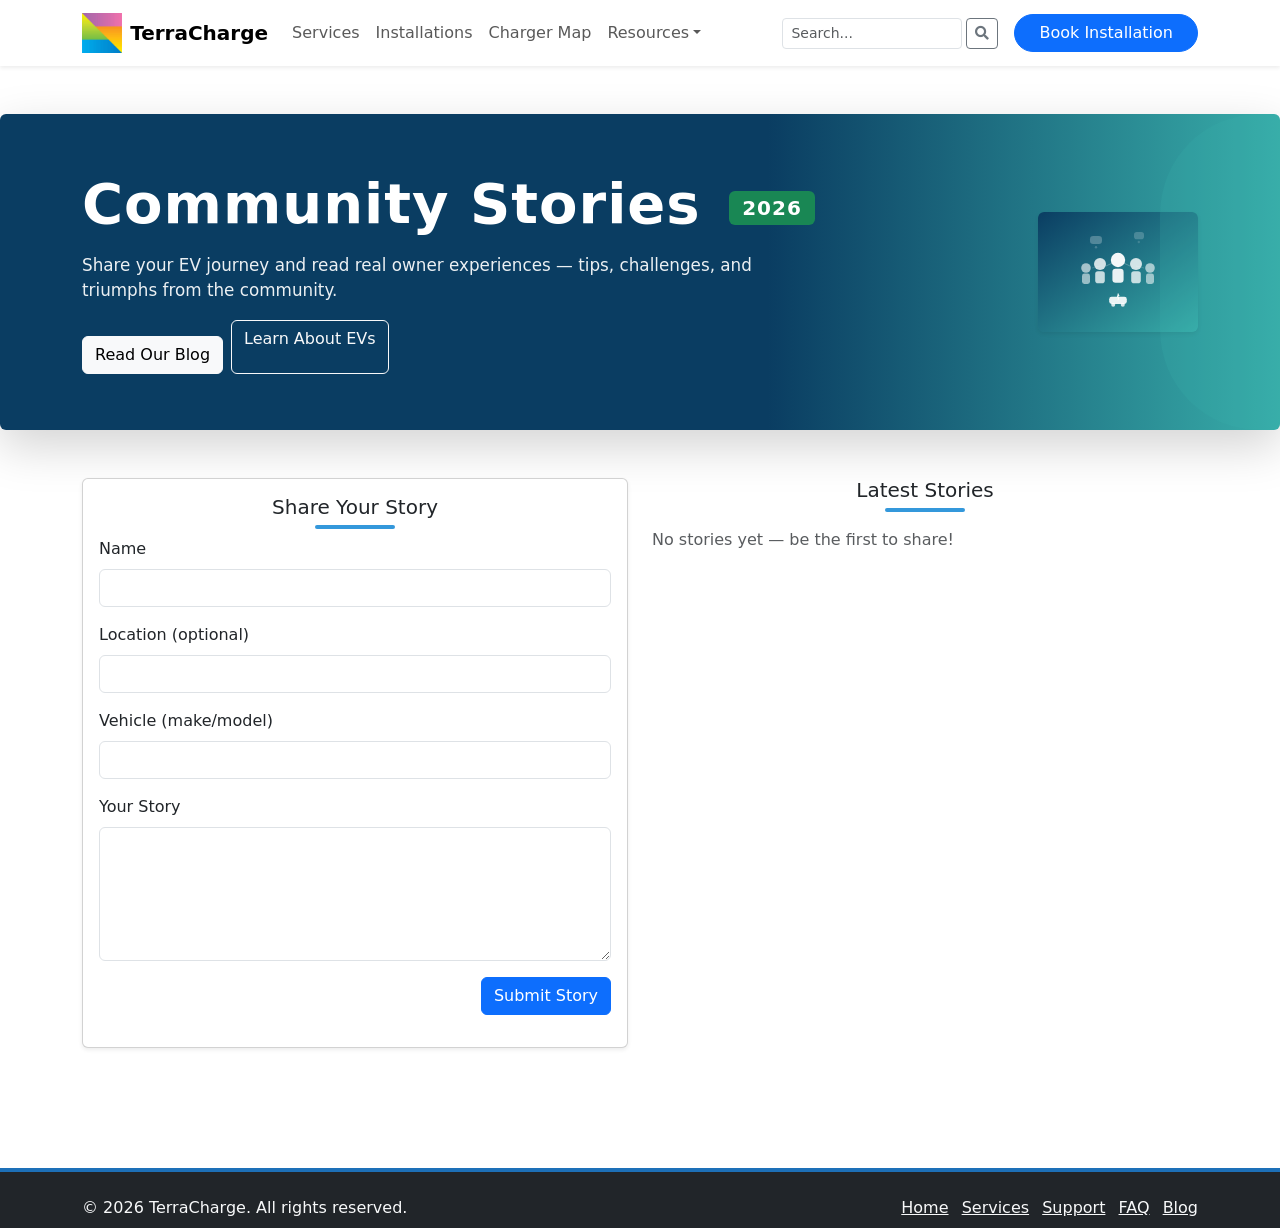
<file: community-stories.html>
<!DOCTYPE html>
<html lang="en">
<head>
    <meta charset="utf-8" />
    <meta name="viewport" content="width=device-width,initial-scale=1" />
    <title>Community Stories | TerraCharge</title>
    <link rel="stylesheet" href="style.css">
    <link href="https://fonts.googleapis.com/css2?family=Montserrat:wght@400;600;700&display=swap" rel="stylesheet">
    <link href="https://cdn.jsdelivr.net/npm/bootstrap@5.3.0/dist/css/bootstrap.min.css" rel="stylesheet" integrity="sha384-9ndCyUaIbzAi2FUVXJi0CjmCapSmO7SnpJef0486qhLnuZ2cdeRhO02iuK6FUUVM" crossorigin="anonymous">
    <link rel="stylesheet" href="https://cdnjs.cloudflare.com/ajax/libs/font-awesome/5.15.3/css/all.min.css">
</head>
<body>
<nav class="navbar navbar-expand-lg navbar-light bg-white sticky-top shadow-sm">
    <div class="container">
        <a class="navbar-brand d-flex align-items-center gap-2" href="index.html">
            <img src="images/TerraCharge-logo.png" alt="TerraCharge Logo" style="height: 40px;">
            <span class="fw-bold">TerraCharge</span>
        </a>
        <button class="navbar-toggler" type="button" data-bs-toggle="collapse" data-bs-target="#navbarNav" aria-controls="navbarNav" aria-expanded="false" aria-label="Toggle navigation">
            <span class="navbar-toggler-icon"></span>
        </button>
        <div class="collapse navbar-collapse" id="navbarNav">
            <ul class="navbar-nav me-auto align-items-center">
                <li class="nav-item"><a class="nav-link" href="services.html">Services</a></li>
                <li class="nav-item"><a class="nav-link" href="level-installations.html">Installations</a></li>
                <li class="nav-item"><a class="nav-link" href="charger-locator.html">Charger Map</a></li>
                <li class="nav-item dropdown">
                    <a class="nav-link dropdown-toggle" href="#" role="button" data-bs-toggle="dropdown" aria-expanded="false">Resources</a>
                    <ul class="dropdown-menu">
                        <li><a class="dropdown-item" href="support.html">Support</a></li>
                        <li><a class="dropdown-item" href="faq.html">FAQ</a></li>
                        <li><a class="dropdown-item" href="blog.html">Blog</a></li>
                        <li><a class="dropdown-item" href="electric-cars.html">All About Electric Cars</a></li>
                        <li><a class="dropdown-item" href="community-stories.html">Community Stories</a></li>
                    </ul>
                </li>
            </ul>
            <form class="d-flex me-3" role="search" aria-label="Site search" onsubmit="return handleSearch(event)">
                <input class="form-control form-control-sm" type="search" placeholder="Search..." aria-label="Search" autocomplete="off" style="width: 180px;">
                <button class="btn btn-outline-secondary btn-sm ms-1" type="submit" aria-label="Search"><i class="fas fa-search"></i></button>
            </form>
            <a href="services.html#quoteForm" class="btn btn-primary rounded-pill px-4 text-white">Book Installation</a>
        </div>
    </div>
</nav>

    <main class="py-5">
        <section class="hero-banner position-relative text-white mb-5 rounded shadow-lg overflow-hidden">
            <div class="container">
                <div class="row align-items-center">
                    <div class="col-md-8">
                        <h1 class="display-4 fw-bold mb-3">Community Stories <span class="badge bg-success fs-5 align-middle ms-2">2026</span></h1>
                        <p class="lead mb-0">Share your EV journey and read real owner experiences — tips, challenges, and triumphs from the community.</p>
                        <div class="d-flex gap-2 mt-3">
                            <a class="btn btn-light primary-hero-cta" href="blog.html" role="button">Read Our Blog</a>
                            <a class="btn btn-outline-light" href="electric-cars.html" role="button">Learn About EVs</a>
                        </div>
                    </div>
                    <div class="col-md-4 text-end d-none d-md-block">
                        <img src="images/community-hero.svg" alt="Community" class="img-fluid rounded shadow-sm small-hero-img" loading="lazy">
                    </div>
                </div>
            </div>
            <div class="hero-accent position-absolute top-0 end-0 h-100"></div>
        </section>

        <div class="container">
            <div class="row">
                <div class="col-lg-6 mb-4">
                    <div class="card shadow-sm">
                        <div class="card-body">
                            <h2 class="h5">Share Your Story</h2>
                            <form id="storyForm">
                                <div class="mb-3">
                                    <label for="name" class="form-label">Name</label>
                                    <input id="name" name="name" class="form-control" required>
                                </div>
                                <div class="mb-3">
                                    <label for="location" class="form-label">Location (optional)</label>
                                    <input id="location" name="location" class="form-control">
                                </div>
                                <div class="mb-3">
                                    <label for="vehicle" class="form-label">Vehicle (make/model)</label>
                                    <input id="vehicle" name="vehicle" class="form-control" required>
                                </div>
                                <div class="mb-3">
                                    <label for="story" class="form-label">Your Story</label>
                                    <textarea id="story" name="story" rows="5" class="form-control" required></textarea>
                                </div>
                                <div class="mb-3 text-end">
                                    <button type="submit" class="btn btn-primary">Submit Story</button>
                                </div>
                            </form>
                            <div id="formFeedback" class="small text-success" role="status" aria-live="polite"></div>
                        </div>
                    </div>
                </div>

                <div class="col-lg-6">
                    <h2 class="h5 mb-3">Latest Stories</h2>
                    <div id="storiesList" class="row g-3">
                        <!-- Stories appear here -->
                    </div>
                </div>
            </div>
        </div>
    </main>

    <footer class="main-footer govuk-footer mt-5 pt-4 pb-2 bg-dark text-light">
        <div class="container footer-content d-flex flex-column flex-md-row justify-content-between align-items-center">
            <p class="mb-0">&copy; 2026 TerraCharge. All rights reserved.</p>
            <ul class="list-inline mb-0">
                <li class="list-inline-item"><a href="index.html" class="text-light">Home</a></li>
                <li class="list-inline-item"><a href="services.html" class="text-light">Services</a></li>
                <li class="list-inline-item"><a href="support.html" class="text-light">Support</a></li>
                <li class="list-inline-item"><a href="faq.html" class="text-light">FAQ</a></li>
                <li class="list-inline-item"><a href="blog.html" class="text-light">Blog</a></li>
            </ul>
        </div>
    </footer>

    <script src="https://cdn.jsdelivr.net/npm/bootstrap@5.3.0/dist/js/bootstrap.bundle.min.js" integrity="sha384-ENjdO4Dr2bkBIFxQpeoA6DQD1P1L1QnYg2ZlZLr52I7Di5urN6p+0p1d5Kk5j0vM" crossorigin="anonymous"></script>
    <script src="script.js" defer></script>
    <script>
    // Simple client-side storage for community stories using localStorage
    const form = document.getElementById('storyForm');
    const storiesList = document.getElementById('storiesList');
    const feedback = document.getElementById('formFeedback');

    function loadStories() {
        const raw = localStorage.getItem('terra_stories');
        return raw ? JSON.parse(raw) : [];
    }

    function saveStories(stories) {
        localStorage.setItem('terra_stories', JSON.stringify(stories));
    }

    function renderStories() {
        const stories = loadStories();
        storiesList.innerHTML = '';
        if (!stories.length) {
            storiesList.innerHTML = '<div class="col-12"><p class="text-muted">No stories yet — be the first to share!</p></div>';
            return;
        }
        stories.slice().reverse().forEach(s => {
            const col = document.createElement('div');
            col.className = 'col-12';
            col.innerHTML = `
                <div class="card border-0 shadow-sm">
                    <div class="card-body">
                        <h3 class="h6 mb-1">${escapeHtml(s.vehicle)} <small class="text-muted">by ${escapeHtml(s.name)}${s.location? ' — ' + escapeHtml(s.location): ''}</small></h3>
                        <p class="mb-0">${escapeHtml(s.story)}</p>
                    </div>
                </div>`;
            storiesList.appendChild(col);
        });
    }

    function escapeHtml(text) {
        return text
            .replace(/&/g, '&amp;')
            .replace(/</g, '&lt;')
            .replace(/>/g, '&gt;')
            .replace(/"/g, '&quot;')
            .replace(/'/g, '&#039;');
    }

    form.addEventListener('submit', (e) => {
        e.preventDefault();
        const data = new FormData(form);
        const story = {
            name: data.get('name').trim(),
            location: data.get('location').trim(),
            vehicle: data.get('vehicle').trim(),
            story: data.get('story').trim(),
            createdAt: Date.now()
        };
        if (!story.name || !story.vehicle || !story.story) {
            feedback.textContent = 'Please complete required fields.';
            feedback.classList.remove('text-success');
            feedback.classList.add('text-danger');
            return;
        }
        const stories = loadStories();
        stories.push(story);
        saveStories(stories);
        renderStories();
        form.reset();
        feedback.textContent = 'Thanks — your story was submitted!';
        feedback.classList.remove('text-danger');
        feedback.classList.add('text-success');
        setTimeout(() => feedback.textContent = '', 4000);
    });

    // Initial render
    renderStories();
    </script>
</body>
</html>
</file>
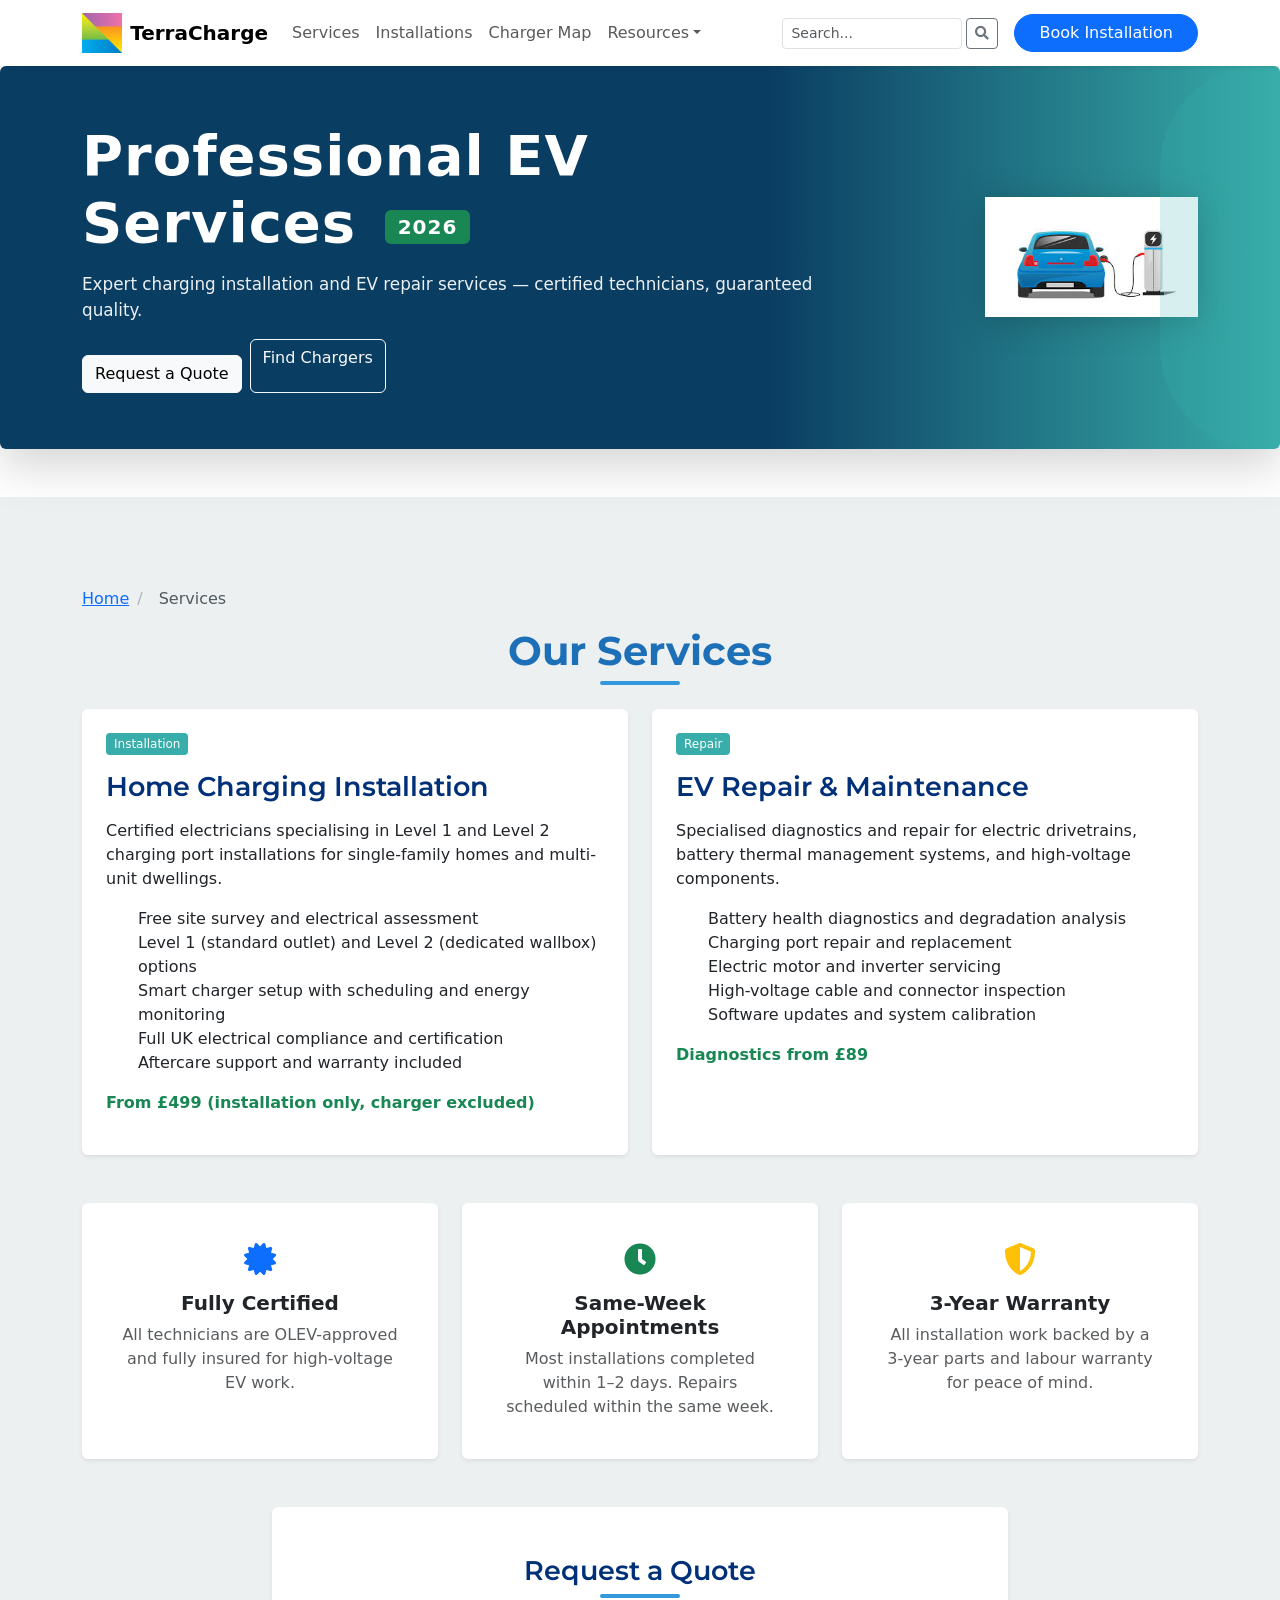
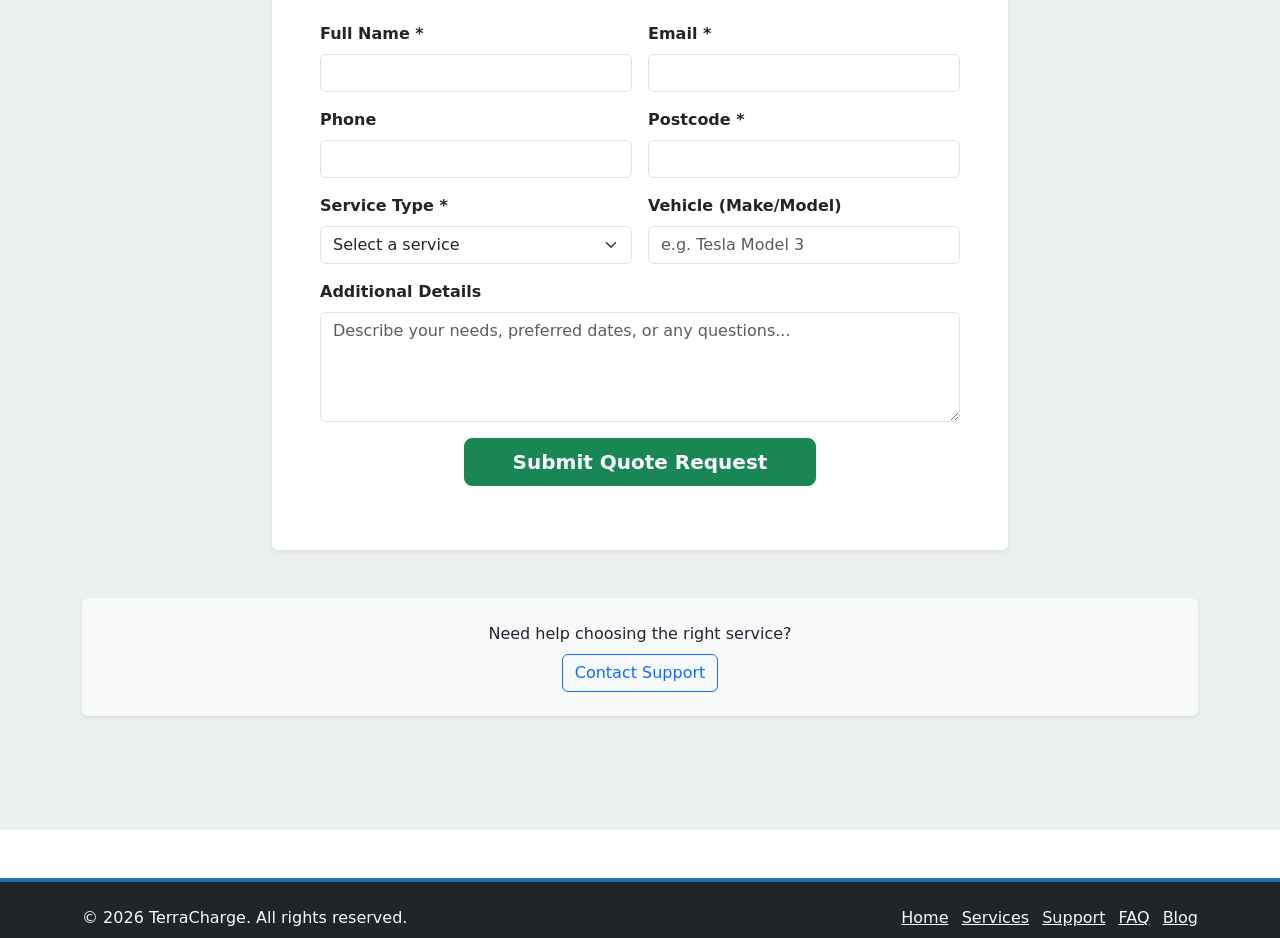
<file: services.html>
<!DOCTYPE html>
<html lang="en">
<head>
    <meta charset="UTF-8">
    <meta name="viewport" content="width=device-width, initial-scale=1.0">
    <title>Services | TerraCharge</title>
    <link rel="stylesheet" href="style.css">
    <link href="https://fonts.googleapis.com/css2?family=Montserrat:wght@400;600;700&display=swap" rel="stylesheet">
    <link href="https://cdn.jsdelivr.net/npm/bootstrap@5.3.0/dist/css/bootstrap.min.css" rel="stylesheet" integrity="sha384-9ndCyUaIbzAi2FUVXJi0CjmCapSmO7SnpJef0486qhLnuZ2cdeRhO02iuK6FUUVM" crossorigin="anonymous">
    <link rel="stylesheet" href="https://cdnjs.cloudflare.com/ajax/libs/font-awesome/5.15.3/css/all.min.css">
    <style>
        .service-detail-card { border-left: 4px solid #38ada9; transition: transform 0.2s; }
        .service-detail-card:hover { transform: translateY(-4px); }
        .quote-form .form-control:focus { border-color: #38ada9; box-shadow: 0 0 0 0.2rem rgba(56,173,169,0.25); }
        .quote-form .form-select:focus { border-color: #38ada9; box-shadow: 0 0 0 0.2rem rgba(56,173,169,0.25); }
        .service-badge { background: #38ada9; color: #fff; font-size: 0.75rem; padding: 2px 8px; border-radius: 4px; }
    </style>
</head>
<body>
<nav class="navbar navbar-expand-lg navbar-light bg-white sticky-top shadow-sm">
    <div class="container">
        <a class="navbar-brand d-flex align-items-center gap-2" href="index.html">
            <img src="images/TerraCharge-logo.png" alt="TerraCharge Logo" style="height: 40px;">
            <span class="fw-bold">TerraCharge</span>
        </a>
        <button class="navbar-toggler" type="button" data-bs-toggle="collapse" data-bs-target="#navbarNav" aria-controls="navbarNav" aria-expanded="false" aria-label="Toggle navigation">
            <span class="navbar-toggler-icon"></span>
        </button>
        <div class="collapse navbar-collapse" id="navbarNav">
            <ul class="navbar-nav me-auto align-items-center">
                <li class="nav-item"><a class="nav-link" href="services.html">Services</a></li>
                <li class="nav-item"><a class="nav-link" href="level-installations.html">Installations</a></li>
                <li class="nav-item"><a class="nav-link" href="charger-locator.html">Charger Map</a></li>
                <li class="nav-item dropdown">
                    <a class="nav-link dropdown-toggle" href="#" role="button" data-bs-toggle="dropdown" aria-expanded="false">Resources</a>
                    <ul class="dropdown-menu">
                        <li><a class="dropdown-item" href="support.html">Support</a></li>
                        <li><a class="dropdown-item" href="faq.html">FAQ</a></li>
                        <li><a class="dropdown-item" href="blog.html">Blog</a></li>
                        <li><a class="dropdown-item" href="electric-cars.html">All About Electric Cars</a></li>
                        <li><a class="dropdown-item" href="community-stories.html">Community Stories</a></li>
                    </ul>
                </li>
            </ul>
            <form class="d-flex me-3" role="search" aria-label="Site search" onsubmit="return handleSearch(event)">
                <input class="form-control form-control-sm" type="search" placeholder="Search..." aria-label="Search" autocomplete="off" style="width: 180px;">
                <button class="btn btn-outline-secondary btn-sm ms-1" type="submit" aria-label="Search"><i class="fas fa-search"></i></button>
            </form>
            <a href="services.html#quoteForm" class="btn btn-primary rounded-pill px-4 text-white">Book Installation</a>
        </div>
    </div>
</nav>
    <main>
        <section class="hero-banner position-relative text-white mb-5 rounded shadow-lg overflow-hidden">
            <div class="container">
                <div class="row align-items-center">
                    <div class="col-md-8">
                        <h1 class="display-4 fw-bold mb-3">Professional EV Services <span class="badge bg-success fs-5 align-middle ms-2">2026</span></h1>
                        <p class="lead mb-0">Expert charging installation and EV repair services — certified technicians, guaranteed quality.</p>
                        <div class="d-flex gap-2 mt-3">
                            <a class="btn btn-light primary-hero-cta" href="#quoteForm" role="button">Request a Quote</a>
                            <a class="btn btn-outline-light" href="charger-locator.html" role="button">Find Chargers</a>
                        </div>
                    </div>
                    <div class="col-md-4 d-none d-md-block text-end">
                        <img src="images/ev-charging.png" alt="EV Service" class="img-fluid hero-img small-hero-img" loading="lazy">
                    </div>
                </div>
            </div>
            <div class="hero-accent position-absolute top-0 end-0 h-100"></div>
        </section>
        <section class="section">
            <div class="container">
                <div class="govuk-breadcrumbs mb-3">
                    <ol class="govuk-breadcrumbs__list list-unstyled d-flex flex-wrap align-items-center">
                        <li class="govuk-breadcrumbs__list-item"><a href="index.html">Home</a></li>
                        <li class="govuk-breadcrumbs__list-item">Services</li>
                    </ol>
                </div>

                <h2 class="govuk-heading-xl mb-4">Our Services</h2>

                <div class="row g-4 mb-5">
                    <div class="col-md-6">
                        <div class="card h-100 shadow-sm border-0 service-detail-card">
                            <div class="card-body p-4">
                                <div class="d-flex align-items-center mb-3">
                                    <span class="service-badge me-2">Installation</span>
                                </div>
                                <h3 class="govuk-heading-l">Home Charging Installation</h3>
                                <p>Certified electricians specialising in Level 1 and Level 2 charging port installations for single-family homes and multi-unit dwellings.</p>
                                <ul class="mb-3">
                                    <li>Free site survey and electrical assessment</li>
                                    <li>Level 1 (standard outlet) and Level 2 (dedicated wallbox) options</li>
                                    <li>Smart charger setup with scheduling and energy monitoring</li>
                                    <li>Full UK electrical compliance and certification</li>
                                    <li>Aftercare support and warranty included</li>
                                </ul>
                                <p class="fw-bold text-success mb-3">From £499 (installation only, charger excluded)</p>
                            </div>
                        </div>
                    </div>
                    <div class="col-md-6">
                        <div class="card h-100 shadow-sm border-0 service-detail-card">
                            <div class="card-body p-4">
                                <div class="d-flex align-items-center mb-3">
                                    <span class="service-badge me-2">Repair</span>
                                </div>
                                <h3 class="govuk-heading-l">EV Repair & Maintenance</h3>
                                <p>Specialised diagnostics and repair for electric drivetrains, battery thermal management systems, and high-voltage components.</p>
                                <ul class="mb-3">
                                    <li>Battery health diagnostics and degradation analysis</li>
                                    <li>Charging port repair and replacement</li>
                                    <li>Electric motor and inverter servicing</li>
                                    <li>High-voltage cable and connector inspection</li>
                                    <li>Software updates and system calibration</li>
                                </ul>
                                <p class="fw-bold text-success mb-3">Diagnostics from £89</p>
                            </div>
                        </div>
                    </div>
                </div>

                <div class="row g-4 mb-5">
                    <div class="col-md-4">
                        <div class="card h-100 shadow-sm border-0 text-center p-4">
                            <div class="card-body">
                                <i class="fas fa-certificate fa-2x text-primary mb-3"></i>
                                <h4 class="h5 fw-bold">Fully Certified</h4>
                                <p class="text-muted mb-0">All technicians are OLEV-approved and fully insured for high-voltage EV work.</p>
                            </div>
                        </div>
                    </div>
                    <div class="col-md-4">
                        <div class="card h-100 shadow-sm border-0 text-center p-4">
                            <div class="card-body">
                                <i class="fas fa-clock fa-2x text-success mb-3"></i>
                                <h4 class="h5 fw-bold">Same-Week Appointments</h4>
                                <p class="text-muted mb-0">Most installations completed within 1–2 days. Repairs scheduled within the same week.</p>
                            </div>
                        </div>
                    </div>
                    <div class="col-md-4">
                        <div class="card h-100 shadow-sm border-0 text-center p-4">
                            <div class="card-body">
                                <i class="fas fa-shield-alt fa-2x text-warning mb-3"></i>
                                <h4 class="h5 fw-bold">3-Year Warranty</h4>
                                <p class="text-muted mb-0">All installation work backed by a 3-year parts and labour warranty for peace of mind.</p>
                            </div>
                        </div>
                    </div>
                </div>

                <div id="quoteForm" class="row justify-content-center mb-5">
                    <div class="col-lg-8">
                        <div class="card shadow-sm border-0">
                            <div class="card-body p-4 p-md-5">
                                <h2 class="govuk-heading-l text-center mb-4">Request a Quote</h2>
                                <form id="serviceQuoteForm" class="quote-form">
                                    <div class="row g-3">
                                        <div class="col-md-6">
                                            <label for="quoteName" class="form-label fw-bold">Full Name *</label>
                                            <input type="text" id="quoteName" name="name" class="form-control" required autocomplete="name">
                                        </div>
                                        <div class="col-md-6">
                                            <label for="quoteEmail" class="form-label fw-bold">Email *</label>
                                            <input type="email" id="quoteEmail" name="email" class="form-control" required autocomplete="email">
                                        </div>
                                        <div class="col-md-6">
                                            <label for="quotePhone" class="form-label fw-bold">Phone</label>
                                            <input type="tel" id="quotePhone" name="phone" class="form-control" autocomplete="tel">
                                        </div>
                                        <div class="col-md-6">
                                            <label for="quotePostcode" class="form-label fw-bold">Postcode *</label>
                                            <input type="text" id="quotePostcode" name="postcode" class="form-control" required autocomplete="postal-code">
                                        </div>
                                        <div class="col-md-6">
                                            <label for="quoteService" class="form-label fw-bold">Service Type *</label>
                                            <select id="quoteService" name="service" class="form-select" required>
                                                <option value="" disabled selected>Select a service</option>
                                                <option value="level1-install">Level 1 Charging Installation</option>
                                                <option value="level2-install">Level 2 Charging Installation</option>
                                                <option value="charging-repair">Charging Port Repair</option>
                                                <option value="battery-diag">Battery Diagnostics</option>
                                                <option value="motor-repair">Motor / Drivetrain Repair</option>
                                                <option value="software-update">Software Update / Calibration</option>
                                                <option value="other">Other</option>
                                            </select>
                                        </div>
                                        <div class="col-md-6">
                                            <label for="quoteVehicle" class="form-label fw-bold">Vehicle (Make/Model)</label>
                                            <input type="text" id="quoteVehicle" name="vehicle" class="form-control" placeholder="e.g. Tesla Model 3">
                                        </div>
                                        <div class="col-12">
                                            <label for="quoteMessage" class="form-label fw-bold">Additional Details</label>
                                            <textarea id="quoteMessage" name="message" rows="4" class="form-control" placeholder="Describe your needs, preferred dates, or any questions..."></textarea>
                                        </div>
                                        <div class="col-12 text-center mt-3">
                                            <button type="submit" class="btn btn-success btn-lg px-5 fw-bold">Submit Quote Request</button>
                                        </div>
                                    </div>
                                </form>
                                <div id="quoteFeedback" class="text-center mt-3" role="status" aria-live="polite"></div>
                            </div>
                        </div>
                    </div>
                </div>

                <div class="p-4 mb-4 bg-light rounded shadow-sm text-center">
                    <p class="mb-2">Need help choosing the right service?</p>
                    <a href="support.html" class="btn btn-outline-primary">Contact Support</a>
                </div>
            </div>
        </section>
    </main>
    <footer class="main-footer govuk-footer mt-5 pt-4 pb-2 bg-dark text-light">
        <div class="container footer-content d-flex flex-column flex-md-row justify-content-between align-items-center">
            <p class="mb-0">&copy; 2026 TerraCharge. All rights reserved.</p>
            <ul class="list-inline mb-0">
                <li class="list-inline-item"><a href="index.html" class="text-light">Home</a></li>
                <li class="list-inline-item"><a href="services.html" class="text-light">Services</a></li>
                <li class="list-inline-item"><a href="support.html" class="text-light">Support</a></li>
                <li class="list-inline-item"><a href="faq.html" class="text-light">FAQ</a></li>
                <li class="list-inline-item"><a href="blog.html" class="text-light">Blog</a></li>
            </ul>
        </div>
    </footer>
    <script src="https://cdn.jsdelivr.net/npm/bootstrap@5.3.0/dist/js/bootstrap.bundle.min.js" integrity="sha384-ENjdO4Dr2bkBIFxQpeoA6DQD1P1L1QnYg2ZlZLr52I7Di5urN6p+0p1d5Kk5j0vM" crossorigin="anonymous"></script>
    <script src="script.js" defer></script>
    <script>
    document.getElementById('serviceQuoteForm').addEventListener('submit', function(e) {
        e.preventDefault();
        var feedback = document.getElementById('quoteFeedback');
        var data = new FormData(this);
        var name = data.get('name').trim();
        var email = data.get('email').trim();
        var postcode = data.get('postcode').trim();
        var service = data.get('service');
        if (!name || !email || !postcode || !service) {
            feedback.innerHTML = '<div class="alert alert-danger">Please fill in all required fields.</div>';
            return;
        }
        feedback.innerHTML = '<div class="alert alert-success">Thank you, ' + name + '! Your quote request has been submitted. We\'ll contact you at ' + email + ' within 24 hours.</div>';
        this.reset();
        setTimeout(function() { feedback.innerHTML = ''; }, 6000);
    });
    </script>
</body>
</html>
</file>
<file: style.css>
/* Ensures dark, visible text for hero value cards (middle card fix) */
.text-dark-ev {
    color: #1a1a1a !important;
}
/* Highlighted value cards in hero section */
.hero-value-card {
    color: #1a1a1a !important;
}
/* --- Electric Cars Page Container Font & Spacing Tweaks --- */
.electric-cars-main .container {
    font-size: 1.08rem;
    max-width: 950px;
    padding-left: 1.5rem;
    padding-right: 1.5rem;
}
.electric-cars-main .govuk-heading-xl {
    font-size: 2.2rem;
    margin-bottom: 1.2rem;
}
.electric-cars-main .govuk-heading-l {
    font-size: 1.45rem;
    margin-bottom: 0.8rem;
}
.electric-cars-main p,
.electric-cars-main ul,
.electric-cars-main li {
    font-size: 1.01rem;
    margin-bottom: 0.5rem;
}
.electric-cars-main .lead {
    font-size: 1.13rem;
    margin-bottom: 1.1rem;
}
.electric-cars-main .govuk-link-panel__link {
    font-size: 1.01rem;
}
.electric-cars-main .row.g-4.mb-4 {
    margin-bottom: 2rem !important;
}
.electric-cars-main .p-4 {
    padding: 1.2rem !important;
}
.electric-cars-main img.img-fluid {
    max-width: 95%;
    height: auto;
    margin-bottom: 0.5rem;
}
.electric-cars-main .govuk-link-panel__link {
    transition: box-shadow 0.2s, border-color 0.2s;
}
.electric-cars-main .govuk-link-panel__link:hover {
    box-shadow: 0 0 0 3px #38ada9;
    border-color: #38ada9;
}
.electric-cars-main .shadow-sm {
    box-shadow: 0 2px 12px rgba(44,62,80,0.07) !important;
}
.electric-cars-main .bg-light {
    background-color: #f8fafc !important;
}
.electric-cars-main .govuk-inset-text {
    border-left: 5px solid #38ada9;
    background: #eafaf7 !important;
}
.electric-cars-main .govuk-heading-m {
    font-size: 1.13rem;
}
.electric-cars-main .placeholder-img {
    background: #e0e7ef;
    border: 1px solid #d1dbe8;
    border-radius: 0.5rem;
}
.electric-cars-main .govuk-link {
    color: #0a3d62;
    font-weight: 600;
    text-decoration: underline;
}
.electric-cars-main .govuk-link:hover {
    color: #38ada9;
    text-decoration: none;
}
.electric-cars-main .govuk-link-panel__link h3 {
    color: #0a3d62;
    font-weight: 700;
}
.electric-cars-main .govuk-link-panel__link p {
    color: #555;
}
.electric-cars-main .govuk-link-panel__link {
    border: 2px solid #e0e7ef;
}
.electric-cars-main .govuk-link-panel__link:focus {
    outline: 2px solid #38ada9;
    outline-offset: 2px;
}
.electric-cars-main .govuk-breadcrumbs {
    font-size: 0.98rem;
    margin-bottom: 1.1rem;
}
.electric-cars-main .govuk-breadcrumbs__list-item a {
    color: #38ada9;
    text-decoration: underline;
}
.electric-cars-main .govuk-breadcrumbs__list-item a:hover {
    color: #0a3d62;
}
.electric-cars-main .govuk-inset-text {
    font-size: 1.01rem;
}
.electric-cars-main .bg-white {
    background: #fff !important;
}
.electric-cars-main .rounded {
    border-radius: 0.7rem !important;
}
.electric-cars-main .main-footer {
    font-size: 1rem;
}
.electric-cars-main .govuk-footer {
    background: #22223b !important;
    color: #fff !important;
}
.electric-cars-main .govuk-footer a {
    color: #fff !important;
    text-decoration: underline;
}
.electric-cars-main .govuk-footer a:hover {
    color: #38ada9 !important;
}
/* --- EV Incentives Hero Banner Styles --- */
.hero-banner {
    background: linear-gradient(90deg, #0a3d62 60%, #38ada9 100%);
    min-height: 240px;
    display: flex;
    align-items: center;
    position: relative;
    color: #fff;
    margin-bottom: 3rem;
    border-radius: 1rem;
    box-shadow: 0 4px 24px rgba(0,0,0,0.08);
    overflow: hidden;
    padding: 2.5rem 0;
}
.hero-banner .container {
    padding-top: 1rem;
    padding-bottom: 1rem;
}
.hero-banner .display-4 {
    letter-spacing: 1px;
}
.hero-banner .lead {
    color: rgba(255,255,255,0.92);
    font-size: 1.05rem;
}
.hero-banner .primary-hero-cta {
    margin-top: 1rem;
}
.hero-img {
    max-height: 160px;
    max-width: 100%;
    height: auto;
    aspect-ratio: 16 / 9;
    filter: drop-shadow(0 4px 16px rgba(0,0,0,0.2));
}
.hero-accent {
    width: 120px;
    background: rgba(56,173,169,0.2);
    border-top-left-radius: 100px;
    border-bottom-left-radius: 100px;
    position: absolute;
    top: 0;
    right: 0;
    height: 100%;
    z-index: 1;
}
/* Basic Reset & Global Styles */
* {
    margin: 0;
    padding: 0;
    box-sizing: border-box;
}

body {
    font-family: 'Montserrat', sans-serif; /* Using a sleek font */
    line-height: 1.7; /* Slightly more line-height for readability */
    color: #2c3e50; /* Darker text for modern look */
    background-color: #f5f8fa; /* Very light, cool background */
    -webkit-font-smoothing: antialiased;
    -moz-osx-font-smoothing: grayscale;
    text-rendering: optimizeLegibility;
}

html {
    scroll-behavior: smooth; /* Smooth scrolling for anchor links */
}

.container {
    max-width: 1200px;
    margin: 0 auto;
    padding: 0 25px; /* Slightly more padding for a spacious feel */
}

a {
    text-decoration: none;
    color: inherit;
}

ul {
    list-style: none;
}

/* Buttons */
.cta-button, .primary-cta {
    display: inline-block;
    background-color: #3498db; /* A vibrant blue for CTAs */
    color: #fff;
    padding: 12px 25px; /* Slightly larger buttons */
    border-radius: 50px; /* More rounded, modern button shape */
    font-weight: 600;
    transition: background-color 0.3s ease, transform 0.2s ease;
    text-transform: uppercase;
    letter-spacing: 0.5px;
}

.cta-button:hover, .primary-cta:hover {
    background-color: #2980b9; /* Darker blue on hover */
    transform: translateY(-2px); /* Slight lift effect */
}



/* --- Hero Section --- */
.hero-section {
    /* Replace with a high-quality EV image or a abstract tech background */
    background: linear-gradient(rgba(44, 62, 80, 0.7), rgba(44, 62, 80, 0.7)), url('https://via.placeholder.com/1920x800/2980b9/ecf0f1?text=Electric+Vehicle+Charging+Station') no-repeat center center/cover;
    color: #fff;
    text-align: center;
    padding: 120px 20px;
    display: flex;
    align-items: center;
    justify-content: center;
    min-height: 550px; /* Taller hero section */
}

.hero-content {
    max-width: 900px;
}

.hero-content h1 {
    font-size: 4em; /* Larger, more impactful heading */
    margin-bottom: 25px;
    line-height: 1.1;
    text-shadow: 1px 1px 3px rgba(0,0,0,0.3); /* Subtle shadow for readability */
}

.hero-content p {
    font-size: 1.4em;
    margin-bottom: 40px;
    opacity: 0.9;
}

/* --- General Section Styling --- */
.section {
    padding: 90px 0; /* More consistent vertical padding for sections */
}

.section:nth-child(even) {
    background-color: #ecf0f1; /* Lighter alternating background */
}

h2 {
    font-size: 3em; /* Larger section headings */
    text-align: center;
    margin-bottom: 70px;
    color: #2c3e50;
    position: relative;
    padding-bottom: 10px; /* Space for underline effect */
}

h2::after { /* Simple underline effect for headings */
    content: '';
    position: absolute;
    bottom: 0;
    left: 50%;
    transform: translateX(-50%);
    width: 80px;
    height: 4px;
    background-color: #3498db;
    border-radius: 2px;
}

/* --- About Section (Content Grid) --- */
.about-section .content-grid {
    display: grid;
    grid-template-columns: 1fr 1fr;
    gap: 70px; /* More space between columns */
    align-items: center;
}

.about-section .text-content p {
    margin-bottom: 18px;
    font-size: 1.15em;
    color: #555;
}

.about-section .image-content img {
    max-width: 100%;
    height: auto;
    border-radius: 12px; /* More rounded corners */
    box-shadow: 0 8px 20px rgba(0,0,0,0.15); /* More prominent shadow */
}

/* --- Charging Section (Features Grid) --- */
.charging-section .features-grid { /* Renamed class for specificity */
    display: grid;
    grid-template-columns: repeat(auto-fit, minmax(280px, 1fr));
    gap: 50px; /* More space between feature items */
    text-align: center;
}

.feature-item {
    background-color: #fff;
    padding: 35px;
    border-radius: 12px;
    box-shadow: 0 6px 15px rgba(0,0,0,0.08);
    transition: transform 0.3s ease, box-shadow 0.3s ease;
    border-bottom: 4px solid #3498db; /* Accent border */
}

.feature-item:hover {
    transform: translateY(-8px);
    box-shadow: 0 10px 25px rgba(0,0,0,0.15);
}

.feature-item h3 {
    font-size: 1.7em;
    margin-bottom: 18px;
    color: #2c3e50;
}

.feature-item .icon {
    font-size: 3em; /* Larger icons */
    display: block;
    margin-bottom: 20px;
    color: #27ae60; /* Green accent for icons, signifying nature/power */
}

.feature-item p {
    color: #666;
    font-size: 1.05em;
}

/* --- Stats Section --- */
.stats-section {
    background: linear-gradient(rgba(52, 152, 219, 0.9), rgba(52, 152, 219, 0.9)), url('https://via.placeholder.com/1920x400/2c3e50/ecf0f1?text=EV+Cityscape') no-repeat center center/cover;
    color: #fff;
    text-align: center;
    padding: 70px 0;
    box-shadow: inset 0 0 15px rgba(0,0,0,0.2); /* Inner shadow for depth */
}

.stats-grid {
    display: flex;
    justify-content: space-around;
    flex-wrap: wrap;
    gap: 40px;
}

.stat-item {
    flex-basis: 280px; /* Slightly larger base for stats */
    padding: 20px;
    background-color: rgba(255,255,255,0.1); /* Subtle background for each stat */
    border-radius: 10px;
}

.stat-number {
    font-size: 4.5em; /* Larger numbers */
    font-weight: 700;
    display: block;
    margin-bottom: 10px;
    color: #a2e0ff; /* Lighter blue for numbers */
}

.stat-item p {
    font-size: 1.3em; /* Larger text */
    opacity: 0.95;
}


/* --- Footer Top Info Bar --- */
.footer-top-info {
    background-color: #0d1e37; /* Dark blue background */
    color: #fff;
    padding: 15px 0;
    text-align: center;
    font-size: 1em;
}

.footer-top-info p {
    margin: 0; /* Remove default paragraph margin */
}

.footer-top-info .info-link {
    color: #6daee7; /* Light blue link color */
    text-decoration: underline;
    transition: color 0.3s ease;
}

.footer-top-info .info-link:hover {
    color: #a0d0f7; /* Lighter blue on hover */
}

/* --- Footer Collapsible Section --- */
.footer-collapsible-section {
    background-color: #1a2a47; /* Slightly lighter dark blue */
    padding: 25px 0; /* Vertical padding */
    border-bottom: 1px solid rgba(255,255,255,0.1); /* Subtle separator */
}

.collapsible-item {
    width: 100%;
    margin: 0 auto;
    color: #fff;
    cursor: pointer;
}

.collapsible-summary {
    display: flex;
    justify-content: space-between;
    align-items: center;
    font-size: 1.2em; /* Larger text for the summary */
    font-weight: 600;
    padding: 10px 0;
    list-style: none; /* Hide default triangle/arrow */
}

/* Custom icon for the collapsible summary */
.collapsible-summary::marker, /* For better browser compatibility with ::marker */
.collapsible-summary::-webkit-details-marker { /* For Webkit browsers */
    display: none;
}

.collapsible-summary .collapsible-icon {
    display: inline-block;
    width: 20px;
    height: 20px;
    background-image: url('data:image/svg+xml;utf8,<svg xmlns="http://www.w3.org/2000/svg" width="24" height="24" viewBox="0 0 24 24" fill="none" stroke="%23fff" stroke-width="2" stroke-linecap="round" stroke-linejoin="round"><polyline points="6 9 12 15 18 9"></polyline></svg>'); /* Down arrow SVG */
    background-size: contain;
    background-repeat: no-repeat;
    background-position: center;
    transition: transform 0.3s ease;
}

/* Rotate icon when details is open */
.collapsible-item[open] .collapsible-summary .collapsible-icon {
    transform: rotate(180deg); /* Up arrow when open */
}

.collapsible-content {
    font-size: 0.95em;
    line-height: 1.7;
    padding-top: 15px;
    padding-bottom: 20px;
    color: #c9d6e4; /* Lighter text for content */
}

.collapsible-content p {
    margin-bottom: 10px;
}

.collapsible-content .read-more-link {
    color: #6daee7; /* Link color */
    text-decoration: underline;
    font-weight: 500;
    margin-top: 15px;
    display: inline-block;
}

.collapsible-content .read-more-link:hover {
    color: #a0d0f7;
}

/* --- Main Footer Content --- */
.footer-main-content {
    background-color: #10203f; /* Darkest blue for the main footer */
    color: #fff;
    padding: 60px 0 30px; /* Top padding, bottom padding for copyright */
}

.footer-grid {
    display: grid;
    grid-template-columns: 2fr 1fr 1.5fr; /* Adjust column widths as needed */
    gap: 40px; /* Space between columns */
    padding-bottom: 40px; /* Space before copyright line */
    border-bottom: 1px solid rgba(255,255,255,0.1); /* Separator line */
}

.footer-brand-subscribe .footer-logo {
    font-size: 2.5em; /* Larger logo text */
    font-weight: 700;
    margin-bottom: 20px;
    color: #fff;
}

.subscribe-heading {
    font-size: 1.2em;
    font-weight: 600;
    margin-bottom: 10px;
    color: #fff;
}

.subscribe-text {
    font-size: 0.9em;
    color: #c9d6e4;
    margin-bottom: 20px;
}

.subscribe-form {
    display: flex;
    gap: 10px;
    flex-wrap: wrap; /* Allow wrapping on smaller screens */
}

.email-input {
    flex-grow: 1; /* Allows input to take available space */
    padding: 10px 15px;
    border: 1px solid #555;
    border-radius: 4px;
    background-color: #2a3a5a; /* Darker input background */
    color: #fff;
    font-size: 0.95em;
    outline: none; /* Remove default focus outline */
}

.email-input::placeholder {
    color: #999;
}

.email-input:focus {
    border-color: #6daee7; /* Highlight border on focus */
}

.subscribe-button {
    background-color: #3498db; /* Blue button */
    color: #fff;
    padding: 10px 20px;
    border: none;
    border-radius: 4px;
    cursor: pointer;
    font-size: 0.95em;
    font-weight: 600;
    transition: background-color 0.3s ease;
}

.subscribe-button:hover {
    background-color: #2980b9;
}

.footer-nav-links ul {
    display: flex;
    flex-direction: column; /* Stack links vertically */
    gap: 10px; /* Space between links */
}

.footer-nav-links a {
    color: #c9d6e4;
    font-size: 0.9em;
    transition: color 0.3s ease;
}

.footer-nav-links a:hover {
    color: #fff;
    text-decoration: underline;
}

.footer-social-app {
    text-align: right; /* Align social/app section to the right */
}

.social-heading {
    font-size: 1.1em;
    font-weight: 600;
    margin-bottom: 10px;
    color: #fff;
}

.accessibility-link {
    color: #c9d6e4;
    font-size: 0.9em;
    margin-bottom: 20px;
    display: block; /* Make it block to take its own line */
    transition: color 0.3s ease;
}

.accessibility-link:hover {
    color: #fff;
    text-decoration: underline;
}

.social-icons {
    margin-top: 20px;
    margin-bottom: 30px;
    display: flex; /* Use flexbox for social icons */
    justify-content: flex-end; /* Align right */
    gap: 15px; /* Space between icons */
}

.social-icons a {
    color: #fff; /* White icon color */
    font-size: 1.5em; /* Icon size */
    transition: color 0.3s ease;
}

.social-icons a:hover {
    color: #6daee7; /* Light blue on hover */
}

.app-badges {
    display: flex;
    justify-content: flex-end; /* Align right */
    gap: 15px;
    margin-top: 20px;
}

.app-badges img {
    height: 40px; /* Fixed height for consistent badge size */
    width: auto;
    transition: transform 0.2s ease;
}

.app-badges img:hover {
    transform: translateY(-2px); /* Slight lift on hover */
}

.footer-bottom-text {
    padding-top: 20px;
    text-align: center;
}

.copyright {
    font-size: 0.85em;
    color: #889aad; /* Lighter gray for copyright */
    margin: 0;
}

/* GOV.UK inspired link panel and heading styles */
.govuk-link-panel__link {
    border-left: 8px solid #1d70b8;
    transition: box-shadow 0.2s, border-color 0.2s;
}
.govuk-link-panel__link:hover, .govuk-link-panel__link:focus {
    border-color: #003078;
    box-shadow: 0 2px 8px rgba(29,112,184,0.12);
    background: #f3f2f1;
    text-decoration: none;
}
.govuk-heading-xl {
    font-size: 2.5rem;
    font-weight: 700;
    color: #1d70b8;
    margin-bottom: 1.5rem;
    font-family: 'Montserrat', Arial, sans-serif;
}
.govuk-heading-l {
    font-size: 1.7rem;
    font-weight: 600;
    color: #003078;
    margin-bottom: 1rem;
    font-family: 'Montserrat', Arial, sans-serif;
}
.govuk-heading-m {
    font-size: 1.2rem;
    font-weight: 600;
    color: #1d70b8;
    margin-bottom: 0.5rem;
    font-family: 'Montserrat', Arial, sans-serif;
}
.govuk-link {
    color: #1d70b8;
    text-decoration: underline;
    font-weight: 500;
}
.govuk-link:hover, .govuk-link:focus {
    color: #003078;
    text-decoration: underline;
}
.govuk-inset-text {
    border-left: 6px solid #b1b4b6;
    background: #f3f2f1;
    padding: 1.5rem 1rem;
}
.govuk-breadcrumbs {
    font-size: 1rem;
    color: #505a5f;
}
.govuk-breadcrumbs__list {
    gap: 0.5rem;
}
.govuk-breadcrumbs__list-item:not(:last-child)::after {
    content: "/";
    margin: 0 0.5rem;
    color: #b1b4b6;
}
.govuk-footer {
    background: #222;
    color: #fff;
    font-size: 1rem;
    border-top: 4px solid #1d70b8;
}
.govuk-footer a {
    color: #fff;
    text-decoration: underline;
}
.govuk-footer a:hover, .govuk-footer a:focus {
    color: #b1b4b6;
}
.govuk-width-container {
    max-width: 900px;
    margin: 0 auto;
}

@media (max-width: 992px) {
    .container {
        width: 100%;
        padding-left: 15px;
        padding-right: 15px;
    }
    .footer-grid {
        grid-template-columns: 1fr; /* Stack columns on smaller screens */
        text-align: center; /* Center content when stacked */
    }

    .footer-brand-subscribe,
    .footer-nav-links,
    .footer-social-app {
        text-align: center; /* Ensure all sections are centered */
    }

    .subscribe-form {
        justify-content: center; /* Center the subscribe form */
    }

    .social-icons, .app-badges {
        justify-content: center; /* Center social icons and app badges */
    }
}

@media (max-width: 600px) {
    .footer-top-info {
        font-size: 0.9em;
        padding: 12px 0;
    }
    .footer-collapsible-section {
        padding: 20px 0;
    }
    .collapsible-summary {
        font-size: 1.1em;
        padding: 8px 0;
    }
    .footer-main-content {
        padding: 40px 0 20px;
    }
    .footer-grid {
        gap: 30px;
        padding-bottom: 30px;
    }
    .subscribe-form {
        flex-direction: column; /* Stack input and button vertically */
        align-items: center;
    }
    .email-input {
        width: 100%; /* Full width when stacked */
        max-width: 300px; /* Limit max width */
    }
    .subscribe-button {
        width: 100%;
        max-width: 300px;
    }
    .footer-nav-links ul {
        gap: 8px;
    }
    .social-icons a {
        font-size: 1.3em;
    }
    .app-badges img {
        height: 35px;
    }
    .copyright {
        font-size: 0.8em;
    }
}

/* --- Responsive Design (Media Queries) --- */

/* --- Modern Renewable Energy UI Components --- */
.styled-list {
    list-style: none;
    padding-left: 0;
    margin-bottom: 0;
}
.styled-list li {
    position: relative;
    padding-left: 1.5rem;
    margin-bottom: 0.6rem;
    line-height: 1.6;
}
.styled-list li::before {
    content: "\f058";
    font-family: "Font Awesome 5 Free";
    font-weight: 900;
    position: absolute;
    left: 0;
    color: #27ae60;
}

/* Card hover lift */
.card {
    transition: transform 0.25s ease, box-shadow 0.25s ease;
}
.card:hover {
    transform: translateY(-4px);
    box-shadow: 0 8px 24px rgba(0,0,0,0.1) !important;
}

/* Accordion modern styling */
.accordion-button:not(.collapsed) {
    background-color: #eafaf7;
    color: #0a3d62;
    font-weight: 600;
}
.accordion-button:focus {
    box-shadow: 0 0 0 0.2rem rgba(56,173,169,0.25);
}
.accordion-button::after {
    filter: none;
}

/* Form focus ring — renewable green */
.form-control:focus, .form-select:focus {
    border-color: #38ada9;
    box-shadow: 0 0 0 0.2rem rgba(56,173,169,0.25);
}

/* Section divider accent */
.section-accent {
    position: relative;
}
.section-accent::before {
    content: '';
    position: absolute;
    top: 0;
    left: 50%;
    transform: translateX(-50%);
    width: 60px;
    height: 4px;
    background: linear-gradient(90deg, #27ae60, #38ada9);
    border-radius: 2px;
}

/* Blog card image area */
.blog-card-img {
    height: 180px;
    object-fit: cover;
    border-radius: 0.5rem 0.5rem 0 0;
}

/* Story card accent */
.story-card {
    border-left: 4px solid #38ada9;
}
@media (max-width: 992px) { /* Adjust breakpoint for tablets */
    .hero-content h1 {
        font-size: 3.2em;
    }
    .hero-content p {
        font-size: 1.2em;
    }
    h2 {
        font-size: 2.5em;
    }
    .about-section .content-grid {
        gap: 40px;
    }
}

@media (max-width: 768px) {
    .hero-section {
        padding: 80px 20px;
        min-height: 450px;
    }

    .hero-content h1 {
        font-size: 2.8em;
    }

    .hero-content p {
        font-size: 1.1em;
    }

    .section {
        padding: 60px 0;
    }

    h2 {
        font-size: 2.2em;
        margin-bottom: 50px;
    }

    .about-section .content-grid {
        grid-template-columns: 1fr;
        gap: 30px;
        text-align: center;
    }
    
    .about-section .image-content {
        order: -1; /* Move image above text on mobile */
    }

    .charging-section .features-grid {
        grid-template-columns: 1fr;
    }

    .stats-grid {
        flex-direction: column;
        align-items: center;
    }

    .footer-content {
        gap: 15px;
    }
}

@media (max-width: 480px) {
    .hero-section {
        padding: 50px 15px;
    }

    .hero-content h1 {
        font-size: 2.2em;
    }

    .section {
        padding: 30px 0;
    }

    h2 {
        font-size: 1.8em;
        margin-bottom: 25px;
    }

    .cta-button, .primary-cta {
        padding: 10px 20px;
        font-size: 0.9em;
    }

    .stat-number {
        font-size: 3.5em;
    }

    .stat-item p {
        font-size: 1.1em;
    }
}
.small-hero-img {
    max-height: 120px;
    height: auto;
}

/* --- Responsive Design (Media Queries) --- */
</file>
